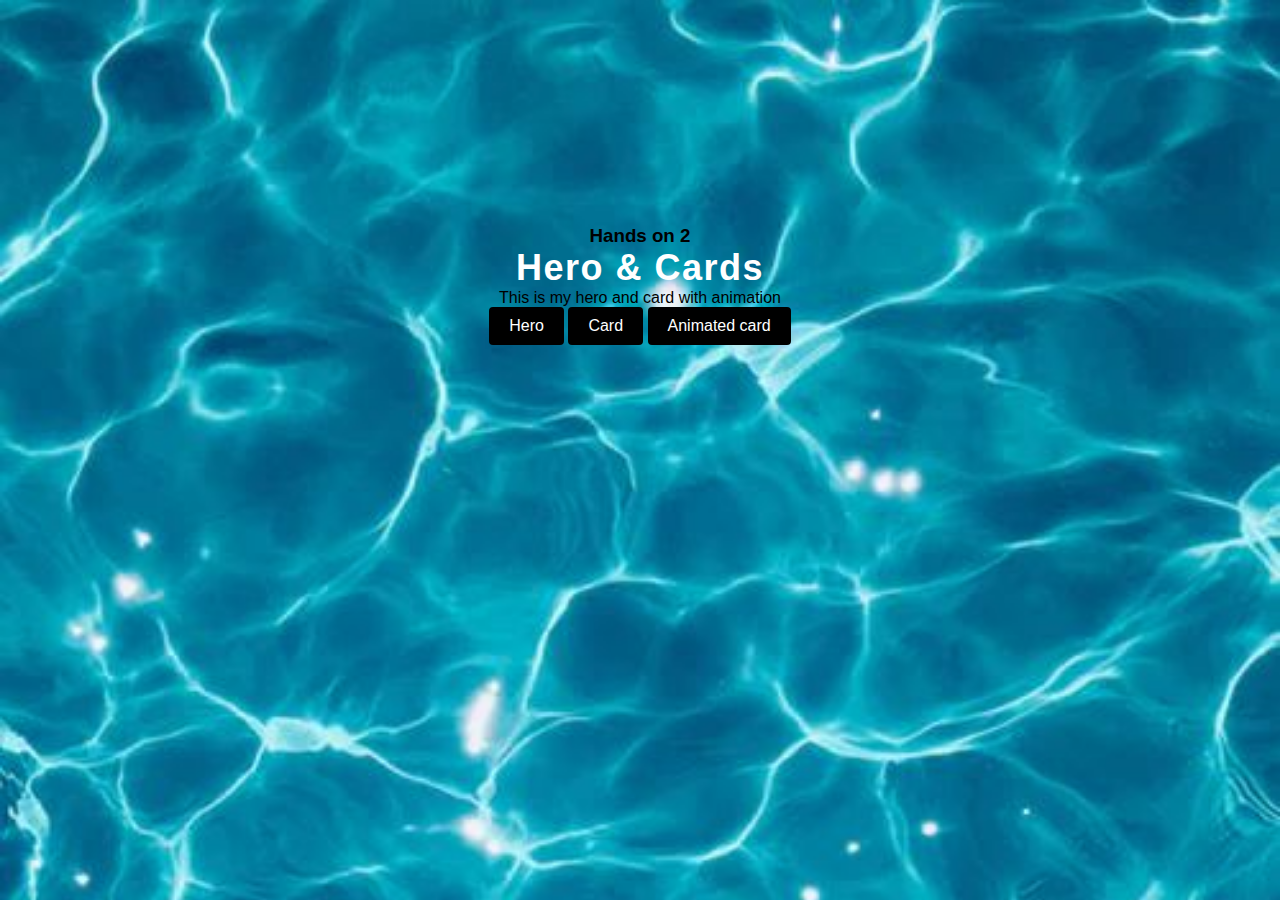
<file: index.html>
<!DOCTYPE html>
<html lang="en">
<head>
    <meta charset="UTF-8">
    <meta name="viewport" content="width=device-width, initial-scale=1.0">
    <title>Landing page</title>
    <link rel="stylesheet" href="./assets/css/style.css">
</head>
<body>
   <section>
        <div class="article">
            <h3>Hands on 2</h3>
            <h1>Hero & Cards</h1>
            <p class="description">This is my hero and card with animation</p>
            <div class="home">
                <a href="./pages/page1/index.html" class="button">Hero</a>
                <a href="./pages/page2/index.html" class="button">Card</a>
                <a href="./pages/page3/index.html" class="button">Animated card</a>
              </div>
           
        </div>
    </div>
   </section>
</body>
</html>
</file>
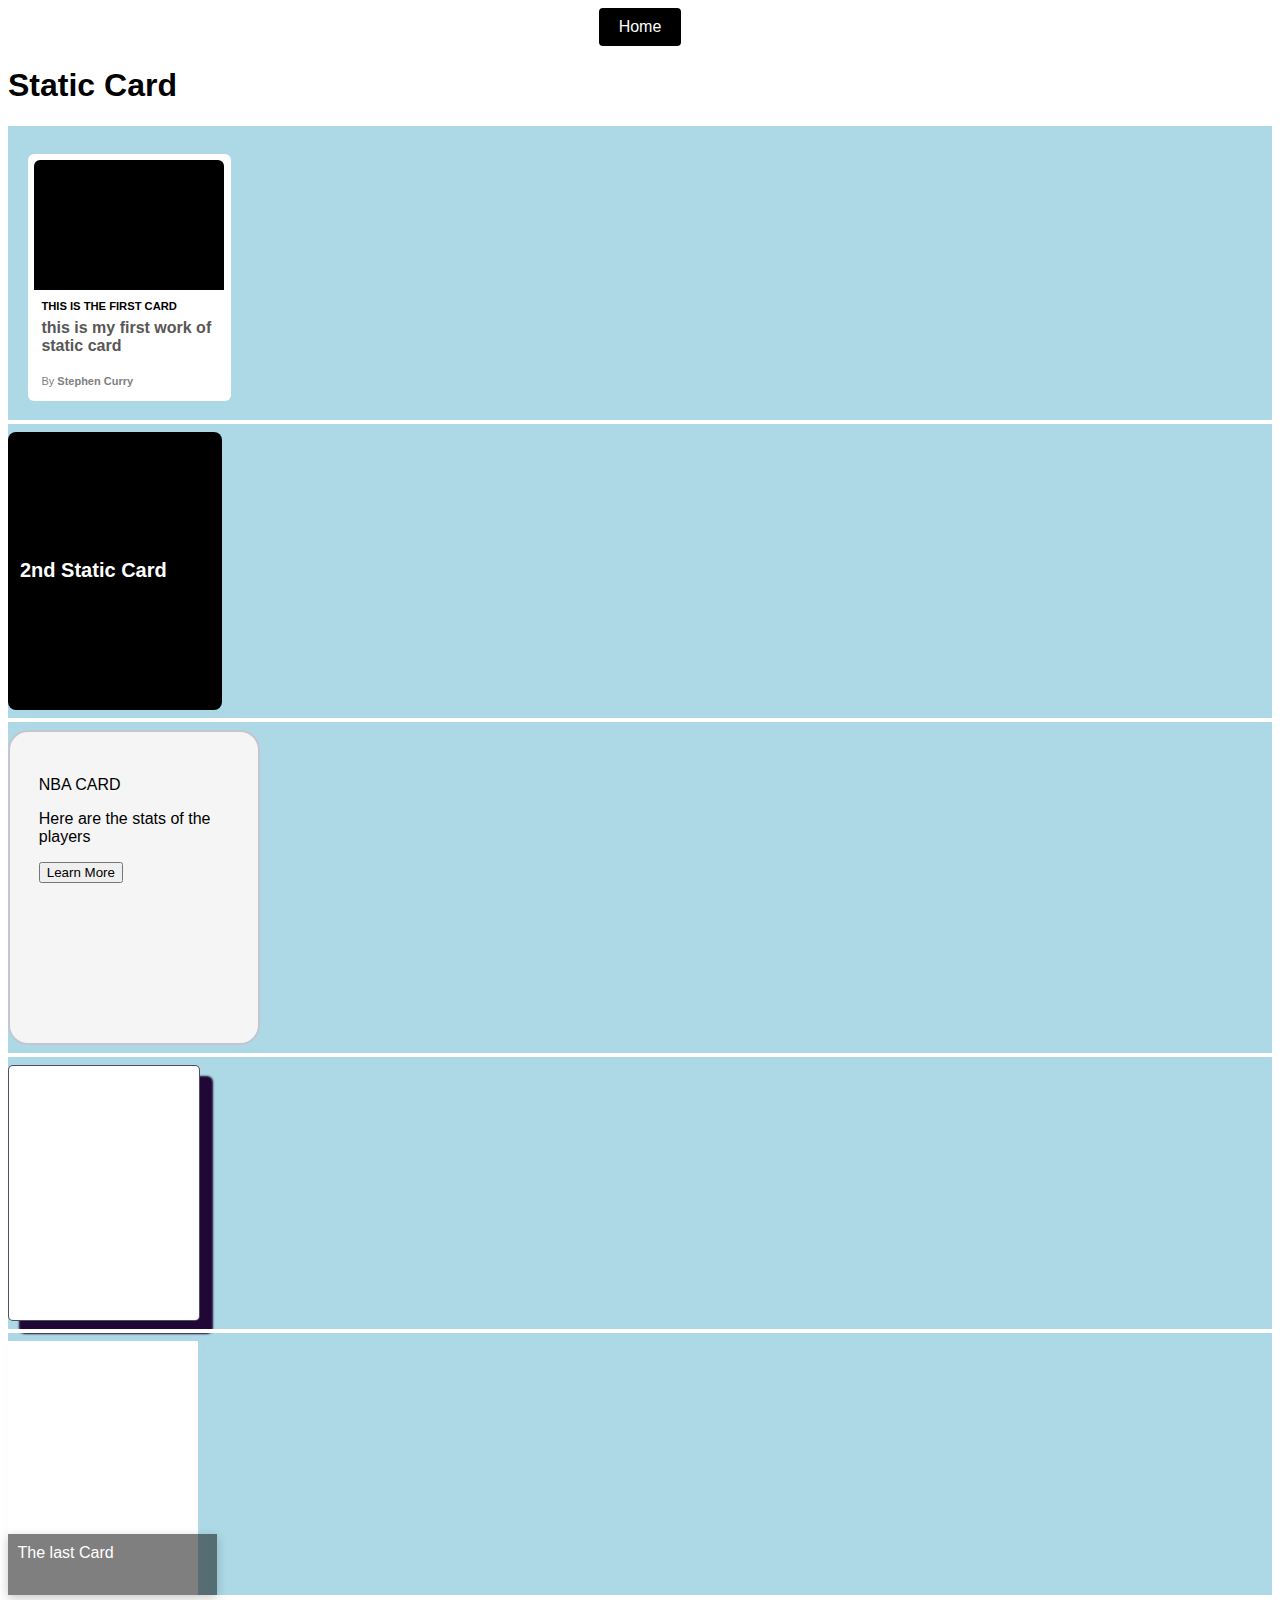
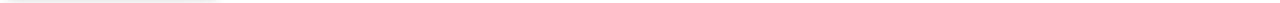
<file: pages/page2/index.html>
<!DOCTYPE html>
<html lang="en">
<head>
    <meta charset="UTF-8">
    <meta name="viewport" content="width=device-width, initial-scale=1.0">
    <title>Document</title>
    <link rel="stylesheet" href="./assets/css/style.css">
</head>
<body>

    <div class="home">
        <a href="../../index.html" class="button">Home</a>
      </div>
      <h1>Static Card</h1>
    <div class="container-fluid">
        <br>
            <div class="row d-flex justify-content-center">

                <div class="card">
                     <div class="card-image"></div>
                    <div class="category">This is the first Card</div>
                    <div class="heading">this is my first work of static card
                    <div class="author"> By <span class="name">Stephen Curry</span></div>
                       </div>
                   </div>

                   <hr class="hr-100w">

                   <div class="card-2">
                    <p class="heading-2">
                      2nd Static Card
                    </p>
                  </div>

                  <hr class="hr-100w">

                <div class="card-3">
                    <div class="card-details-3">
                    <p class="text-title-3">NBA CARD</p>
                    <p class="text-body-3">Here are the stats of the players</p>
                    </div>
                    <button class="card-button-3">Learn More</button>
                </div>

                <hr class="hr-100w">

                <div class="card-4"></div>

                  <hr class="hr-100w">

                <div class="card-5">
                    <div class="remove-when-use">
                    <label></label>
                    </div>
                    <div class="details">
                    <label>The last Card</label>
                    </div>
                </div>
</body>
</html>
</file>
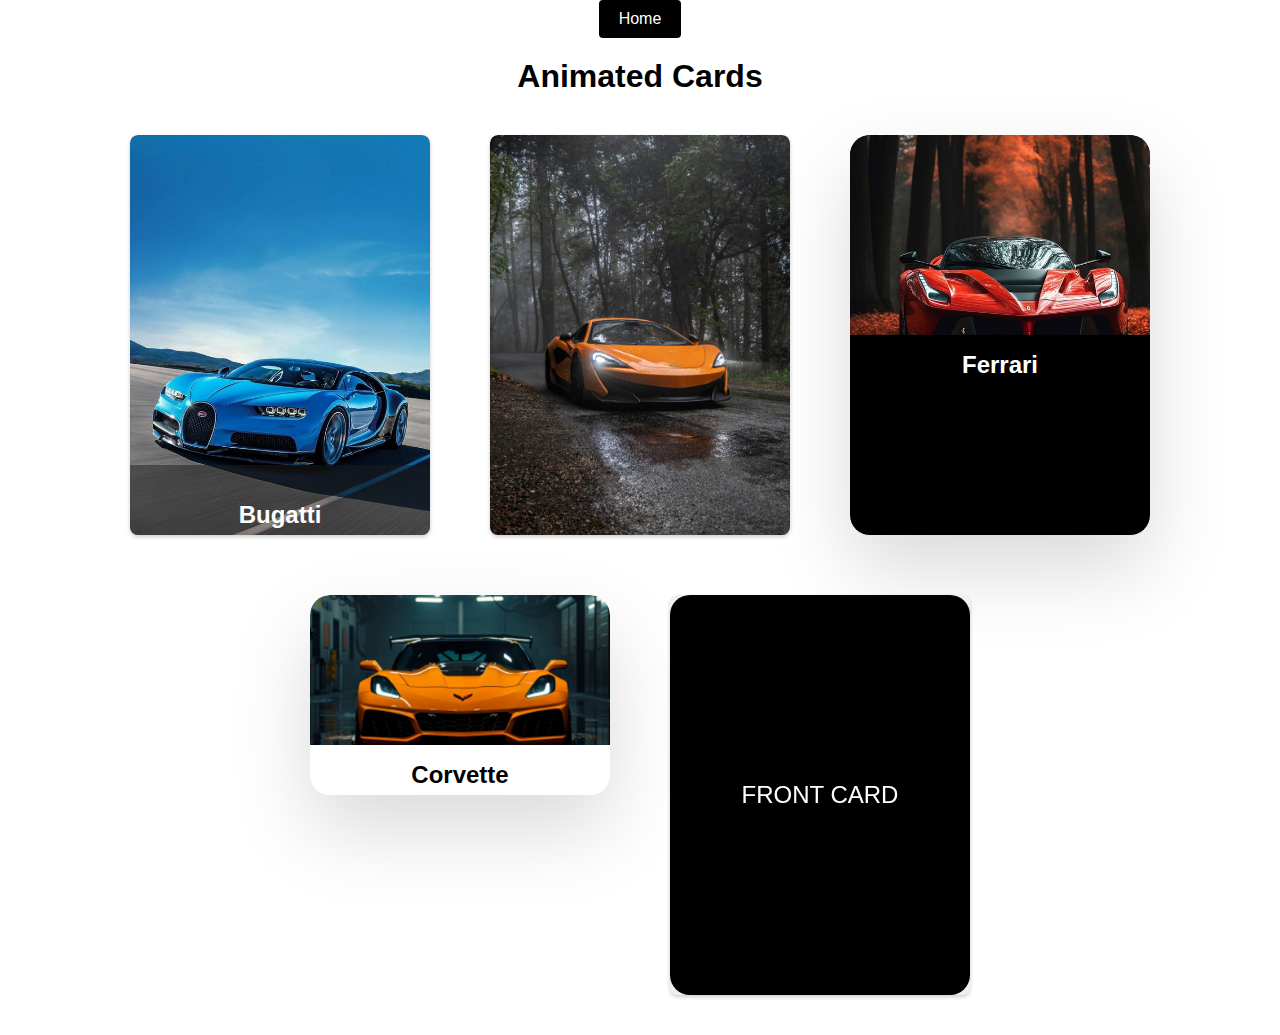
<file: pages/page3/index.html>
<!DOCTYPE html>
<html lang="en">
<head>
    <meta charset="UTF-8">
    <meta name="viewport" content="width=device-width, initial-scale=1.0">
    <title>Animated Cards</title>
    <link rel="stylesheet" href="./assets/css/style.css">
</head>
<body>
    <div class="home">
        <a href="../../index.html" class="button">Home</a>
    </div>
    <h1>Animated Cards</h1>
    <div class="container">
        <div class="card">
            <img src="./assets/img/bugatti.jpg" alt="BUGATTI">
            <div class="intro">
                <h1>Bugatti</h1>
                <p>Bugatti cars are known for their luxury and high performance. They combine sleek<br>
                   designs with powerful engines, making them a symbol of automotive excellence.<br>
                   With a history rooted in speed and elegance, Bugatti continues to be a prestigious<br> 
                   name in the world of supercars.</p>
            </div>
        </div>
        <div class="card box">
            <img src="./assets/img/mclaren.jpg" alt="">
        </div>
        <div class="card card2">
            <div class="imgBx">
                <img src="./assets/img/ferrari.jpg" alt="">
            </div>
            <div class="content">
                <h2>Ferrari</h2>
            </div>
        </div>
        <div class="card card3">
            <div class="imgBx2">
                <img src="./assets/img/corvettemeow.jpg" alt="">
            </div>
            <div class="content2">
                <div class="details">
                    <h2>Corvette</h2>
                </div>
            </div>
        </div>
        <div class="card maincontainer">
            <div class="thecard">
                <div class="thefront">FRONT CARD</div>
                <div class="theback">BACK CARD</div>
            </div>
        </div>
    </div>
</body>
</html>
</file>
<file: assets/css/style.css>
*{
    margin: 0px;
    padding: 0px;
    box-sizing: border-box;
    font-family: 'Gill Sans', 'Gill Sans MT', Calibri, 'Trebuchet MS', sans-serif;
}
section{
    min-height: 100vh;
    background-image: url(../img/background.jpg);
    background-repeat: no-repeat;
    background-size: cover;
}
.container{
    width: 85%;
    margin: auto;
}
nav{
    height: 80px;
}
nav h1{
    float: left;
    line-height: 80px;
    font-size: 35px;
    font-size: inline;
    color: white;
}
nav a{
    color: white;
    font-size: 20px;
}
nav ul{
    float: right;
    line-height: 80px;
}
nav ul li{
    display: inline-block;
    list-style: none;
    padding: 0px 5px;
}
nav ul li a{
    color: white;
    text-decoration: none;
    text-transform: uppercase;
    border-radius: 5px;
}
nav ul li a:hover{
    background-color: #eb7620;
    transition: 0.5s ease;
}
.article{
    width: 50%;
    margin: auto;
    text-align: center;
    transform: translateY(25vh);
}
.article h1{
    font-size: 36px;
    color: #fff;
    letter-spacing: 1.5px;
}
.home{
    text-align: center;
    margin-bottom: 20px;
}
.button{
    display: inline-block;
    padding: 10px 20px;
    background-color: black;
    color: white;
    text-decoration: none;
    border-radius: 4px;
}
.button:hover{
    background-color: lightskyblue;
}
</file>
<file: pages/page2/assets/css/style.css>
*{
    font-family: Arial, Helvetica, sans-serif;
}

.body{
    margin: 0;
    min-height: 100vh;
    grid-auto-flow: column;
    place-content: center;
    background: black;
}

.home{
    text-align: center;
    margin-bottom: 20px;
}
.button{
    display: inline-block;
    padding: 10px 20px;
    background-color: black;
    color: white;
    text-decoration: none;
    border-radius: 4px;
}
.button:hover{
    background-color: purple;
}

.container-fluid{
    background-color: lightblue; 
}

.Label{
    color: rgb(0, 0, 0);
}

.hr-100w{
    width: 100%;
    border: 2px solid white;
}

  /* card-1 */

.card{
    width: 190px;
    background: rgb(255, 255, 255);
    padding: .4em;
    border-radius: 6px;
    transition: all .3s;
    margin: 10px 20px 19px 20px;
}

.card-image{
    background-color: rgb(0, 0, 0);
    width: 100%;
    height: 130px;
    border-radius: 6px 6px 0 0;
}

.category{
    text-transform: uppercase;
    font-size: 0.7em;
    font-weight: 600;
    color: rgb(0, 0, 0);
    padding: 10px 7px 0;
}

.heading{
    font-weight: 600;
    color: rgb(88, 87, 87);
    padding: 7px;
}
.author{
    color: gray;
    font-weight: 400;
    font-size: 11px;
    padding-top: 20px;
}

.name {
    font-weight: 600;
}

  /* card-2 */

.card-2 {
    position: relative;
    width: 190px;
    height: 254px;
    background-color: #000;
    display: flex;
    flex-direction: column;
    justify-content: center;
    padding: 12px;
    gap: 12px;
    border-radius: 8px;
    cursor: pointer;
    color: white;
}

.heading-2{
    font-size: 20px;
    text-transform: capitalize;
    font-weight: 700;
}

  /* card-3 */

.card-3{
    width: 190px;
    height: 254px;
    border-radius: 20px;
    background: #f5f5f5;
    position: relative;
    padding: 1.8rem;
    border: 2px solid #c3c6ce;
    transition: 0.5s ease-out;
    overflow: visible;
}

   /* card-4 */

.card-4{
    cursor: pointer;
    width: 190px;
    height: 254px;
    background: rgb(255, 255, 255);
    border-radius: 5px;
    border: 1px solid rgba(6, 6, 31, 0.705);
    transition: all .2s;
    box-shadow: 12px 12px 2px 1px rgba(30, 2, 49, 0.979);
}

   /* card-5 */

.card-5{
    width: 190px;
    height: 254px;
    box-shadow: 0 3px 10px rgba(231, 229, 229, 0.2);
    position: relative;
    background-color:  white;
}

.remove-when-use{
    text-align: center;
    width: 100%;
    position: absolute;
    color: rgb(175, 145, 145);
    top: 85px;
    font-weight: bold;
}

.details{
    color: white;
    box-shadow: 0 3px 10px rgb(0 0 0 / 0.2);
    width: 100%;
    background-color: rgba(0,0,0,0.5);
    position: absolute;
    bottom: 0;
    height: 2.6em;
    transition: height .5s ease-in-out;
    padding: 0.6em;
    overflow: hidden;
}
</file>
<file: pages/page3/assets/css/style.css>
* {
    margin: 0;
    padding: 0;
    box-sizing: border-box;
    font-family: sans-serif;
}

body {
    background-color: white;
}

.home {
    text-align: center;
    margin-bottom: 20px;
}

.button {
    display: inline-block;
    padding: 10px 20px;
    background-color: black;
    color: white;
    text-decoration: none;
    border-radius: 4px;
}

.button:hover {
    background-color: red;
}

h1 {
    text-align: center;
    margin-top: 20px;
}

.container {
    display: flex;
    flex-wrap: wrap;
    justify-content: center;
    gap: 20px;
    padding: 20px;
}

.card {
    width: 300px;
    height: 400px;
    background-color: #f0f0f0;
    border-radius: 8px;
    overflow: hidden;
    box-shadow: 0px 2px 4px rgba(0, 0, 0, 0.2);
    margin: 20px;
    transition: transform 0.5s;
    position: relative;
}

.card img {
    width: 100%;
    height: auto;
    border-radius: 8px 8px 0 0;
}

.card .intro {
    padding: 16px;
    background: rgba(27, 27, 27, 0.5);
    color: white;
    transition: all 0.5s;
    position: absolute;
    bottom: 0;
    width: 100%;
    height: 70px;
}

.card .intro h1 {
    font-size: 24px;
}

.card .intro p {
    font-size: 14px;
    visibility: hidden;
    opacity: 0;
    transition: opacity 0.5s;
}

.card:hover .intro {
    height: 220px;
    background: black;
}

.card:hover .intro p {
    visibility: visible;
    opacity: 1;
}

.card:hover img {
    transform: scale(1.1);
}

/* Box Card */
.box {
    transition: transform 1s;
}

.box img {
    border-radius: 8px;
}

.box:hover {
    transform: scale(1.1);
    z-index: 2;
}

/* Card 2 */
.card2 {
    display: flex;
    flex-direction: column;
    justify-content: flex-start;
    align-items: center;
    background: black;
    border-radius: 20px;
    box-shadow: 0 35px 80px rgba(0, 0, 0, 0.15);
    transition: height 0.5s;
}

.card2:hover {
    height: 450px;
}

.card2 .imgBx {
    width: 100%;
    height: 200px;
    border-radius: 20px 20px 0 0;
    overflow: hidden;
    transition: top 0.5s;
    position: relative;
}

.card2:hover .imgBx {
    top: -50px;
}

.card2 .imgBx img {
    width: 100%;
    height: 100%;
    object-fit: cover;
}

.card2 .content {
    padding: 16px;
    text-align: center;
    color: white;
}

/* Card 3 */
.card3 {
    height: 200px;
    border-radius: 20px;
    background: #fff;
    box-shadow: 0 35px 80px rgba(0, 0, 0, 0.15);
    transition: height 0.5s;
}

.card3:hover {
    height: 450px;
}

.card3 .imgBx2 {
    width: 100%;
    height: 150px;
    overflow: hidden;
    border-radius: 20px 20px 0 0;
    transition: width 0.5s, height 0.5s;
}

.card3:hover .imgBx2 {
    width: 250px;
    height: 250px;
}

.card3 .imgBx2 img {
    width: 100%;
    height: 100%;
    object-fit: cover;
}

.card3 .content2 {
    padding: 16px;
    text-align: center;
}

/* Maincontainer Card */
.maincontainer {
    perspective: 1000px;
}

.thecard {
    width: 100%;
    height: 100%;
    transform-style: preserve-3d;
    transition: transform 0.5s ease;
}

.thecard:hover {
    transform: rotateY(180deg);
}

.thefront, .theback {
    width: 100%;
    height: 100%;
    backface-visibility: hidden;
    position: absolute;
    border-radius: 20px;
    display: flex;
    align-items: center;
    justify-content: center;
    font-size: 24px;
    color: white;
}

.thefront {
    background: black;
}

.theback {
    background: plum;
    transform: rotateY(180deg);
}
</file>
